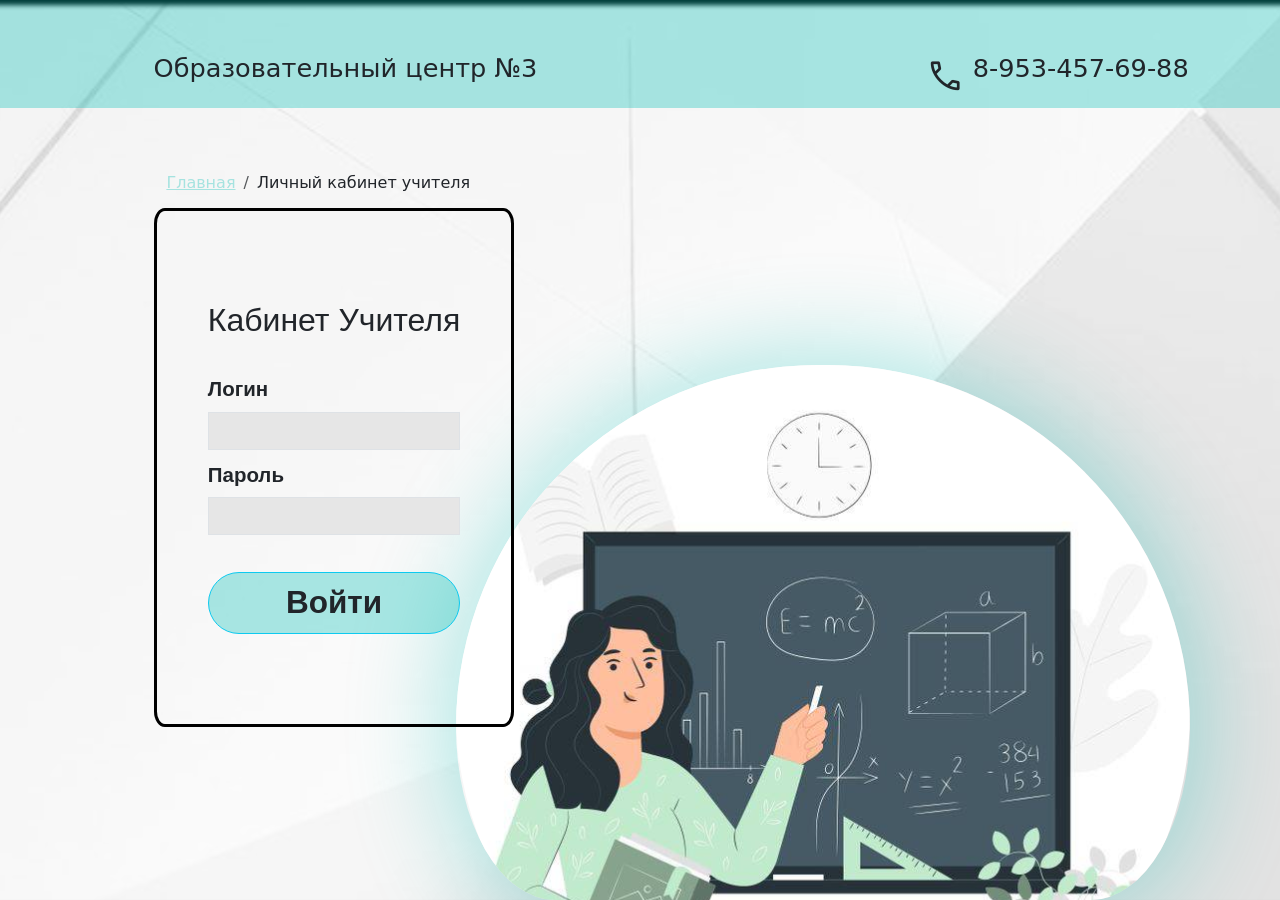
<file: front-side/index/index.html>
<!DOCTYPE html>
<html lang="ru">
  <head>
    <meta charset="UTF-8">
    <meta name="viewport" content="width=device-width, initial-scale=1.0">
    <title>Главная страница</title>
    <link rel="stylesheet" href="./templates/index.css">
    <link rel="stylesheet" href="https://cdn.jsdelivr.net/npm/bootstrap@5.3.3/dist/css/bootstrap.min.css">
    <link rel="stylesheet" href="https://fonts.googleapis.com/css2?family=Material+Symbols+Outlined:opsz,wght,FILL,GRAD@20..48,100..700,0..1,-50..200" />
  </head>
  <header>
    <div id="container-header">
        <div id="edu-center-container">
            <h1 id="edu-center-text">Образовательный центр №3</h1>
            <div id="phone-num-container">
                <span id="phone-pic" class="material-symbols-outlined">
                    call
                    </span>
                <a href="tel:+79534576988" id="phone-num">8-953-457-69-88</a>
            </div>
            
        </div>
    </div>
  </header>
  <body>
    <main>
        
        <div id="breadcrumb-container">
            <nav aria-label="breadcrumb">
                <ol class="breadcrumb" style="margin-bottom: 1.4vh;">
                  <li class="breadcrumb-item"><a href="#">Главная</a></li>
                  <li id="active" class="breadcrumb-item active" aria-current="page">Личный кабинет учителя</li>
                </ol>
              </nav>
        </div>
        <div id="login-image-container">
            <img id="login-image" src="./templates/src/login_pic.svg" alt="Image">
        </div>
        <div id="login-container">
            <h2 id="teachers-cab">Кабинет Учителя</h2>
            <div id="login-input-places-container">
                <a>Логин</a>
                <input type="text" class="form-control" aria-label="Default" aria-describedby="inputGroup-sizing-default">
                <a>Пароль</a>
                <input type="password" class="form-control" aria-label="Default" aria-describedby="inputGroup-sizing-default">
            </div>
            
            
            <button type="button" class="btn btn-outline-info" id="login_button" onclick="location.href='../user_account/user_account.html'">Войти</button>
        </div> 
        
        
    </main>
	<script src="./templates/index.js"></script>
  </body>
</html>
</file>
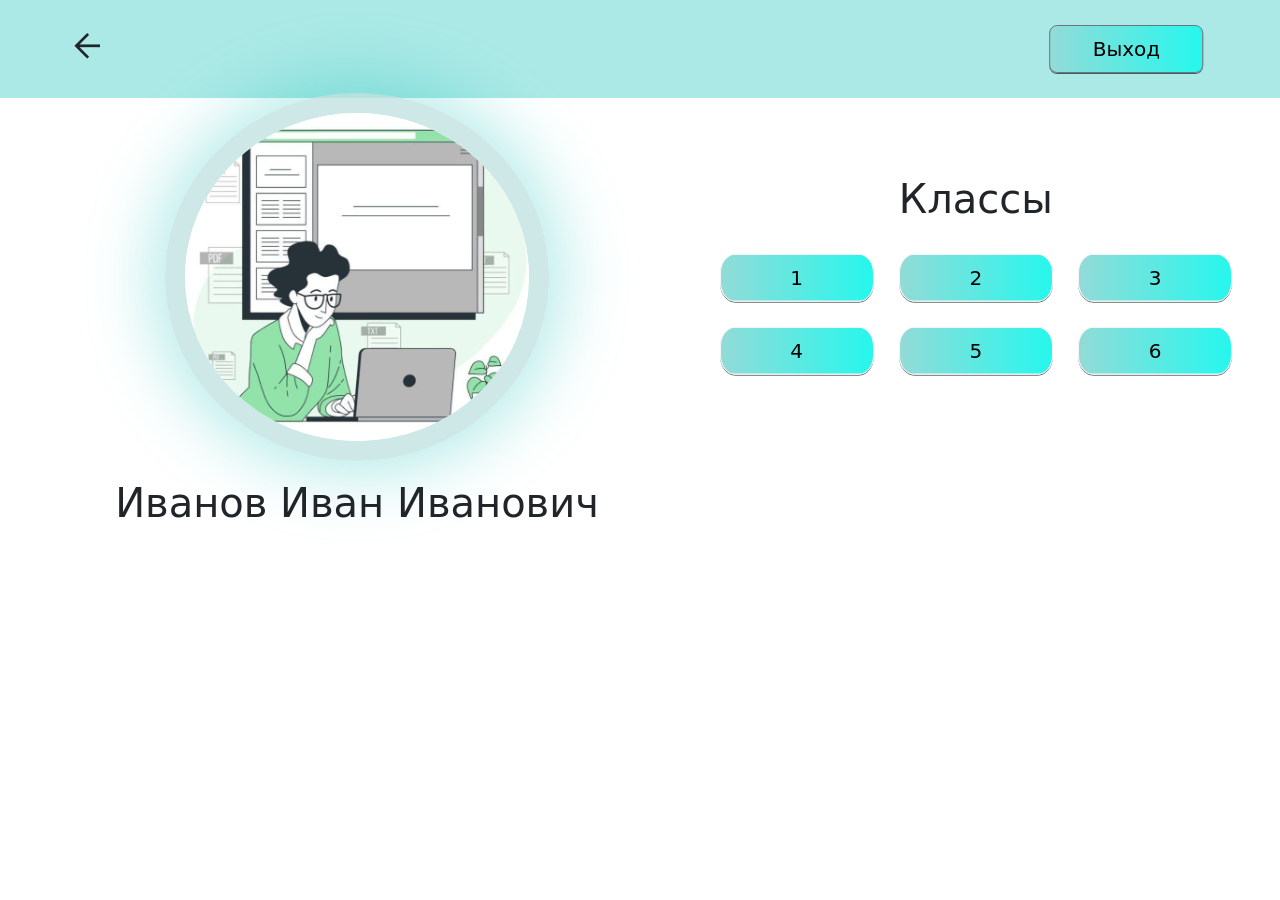
<file: user_account/user_account.html>
<!DOCTYPE html>
<html lang="ru">
  <head>
    <meta charset="UTF-8">
    <meta name="viewport" content="width=device-width, initial-scale=1.0">
    <title>Личный Кабинет</title>
    <link rel="stylesheet" href="./templates/user_account_style.css">
    <link href="https://cdn.jsdelivr.net/npm/bootstrap@5.3.3/dist/css/bootstrap.min.css" rel="stylesheet" integrity="sha384-QWTKZyjpPEjISv5WaRU9OFeRpok6YctnYmDr5pNlyT2bRjXh0JMhjY6hW+ALEwIH" crossorigin="anonymous">
    <link rel="stylesheet" href="https://fonts.googleapis.com/css2?family=Material+Symbols+Outlined:opsz,wght,FILL,GRAD@40,500,0,0" />
  </head>
  <body>
    <header>
      <div id="container-header">
        <span id="return-icon" class="material-symbols-outlined">
          arrow_back
          </span>
        <div id="exit-button-container">
          <button id="exit-button" class="btn btn-outline-secondary btn-lg center-button">Выход</button>
        </div>
      </div>
    </header>
    <main>
        
        <div id="teacher-img-container">
          <img id="teacher-pic" src="./templates/src/teacher_pic.svg">
          <div id="name-container">
            <h1 id="name">Загрузка...</h1>
          </div>
        </div>
        <div id="classes-container">
          <h1 id="classes-text">Классы</h1>
          <div id="buttons-container">
          </div>
        </div>
      
    </main>
	<script src="./templates/user_account_script.js"></script>
  </body>
</html>
</file>
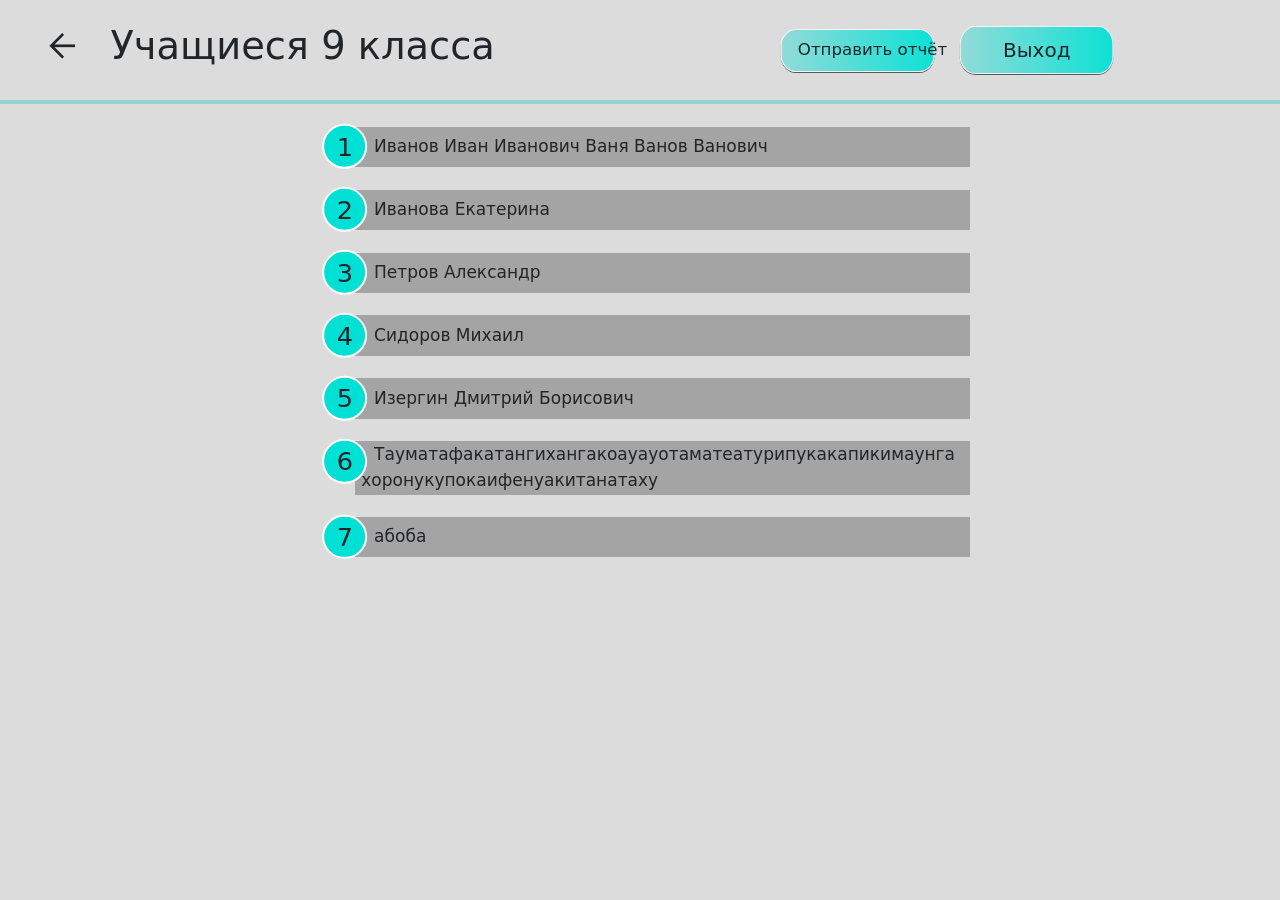
<file: front-side/pupils_page/pupils_page.html>
<!DOCTYPE html>
<html lang="ru">
  <head>
    <meta charset="UTF-8">
    <meta name="viewport" content="width=device-width, initial-scale=1.0">
    <title>Ученики</title>
    <link href="https://cdn.jsdelivr.net/npm/bootstrap@5.3.3/dist/css/bootstrap.min.css" rel="stylesheet" integrity="sha384-QWTKZyjpPEjISv5WaRU9OFeRpok6YctnYmDr5pNlyT2bRjXh0JMhjY6hW+ALEwIH" crossorigin="anonymous">
    <link rel="stylesheet" href="https://fonts.googleapis.com/css2?family=Material+Symbols+Outlined:opsz,wght,FILL,GRAD@40,500,0,0" />
    <link rel="stylesheet" type="text/css" href="./templates/pupils_page_style.css">
  </head>
  <header>
    <div id="container-header">
      <span id="return-icon" class="material-symbols-outlined">
        arrow_back
      </span>
      <h1 id="class-label">
        Загрузка...
      </h1>
      <div class="exit-button-container">
        <button class="btn btn-outline-secondary btn-lg center-button send-report-button">Отправить отчёт</button>

        <button  class="btn btn-outline-secondary btn-lg center-button exit-button">Выход</button>
      </div>
      
    </div>
  </header>
  <body>
    <main>
        <div class="students-list-wrapper">
            
        </div>
    </main>
	<script src="./templates/pupils_page_script.js"></script>
  </body>
</html>
</file>
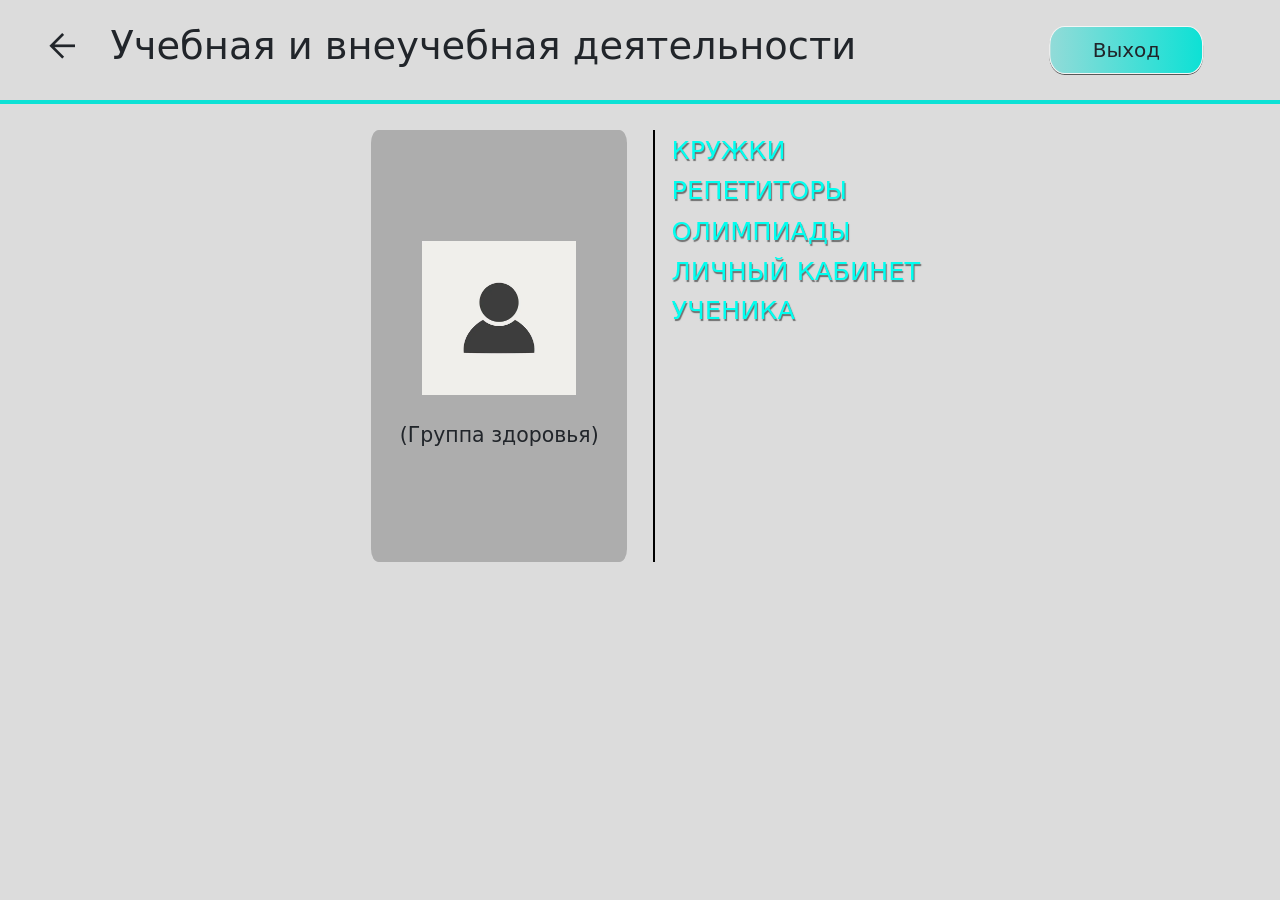
<file: front-side/student_page/student_page.html>
<!DOCTYPE html>
<html lang="ru">
  <head>
    <meta charset="UTF-8">
    <meta name="viewport" content="width=device-width, initial-scale=1.0">
    <title>Страница ученика</title>
    <link href="https://cdn.jsdelivr.net/npm/bootstrap@5.3.3/dist/css/bootstrap.min.css" rel="stylesheet" integrity="sha384-QWTKZyjpPEjISv5WaRU9OFeRpok6YctnYmDr5pNlyT2bRjXh0JMhjY6hW+ALEwIH" crossorigin="anonymous">
    <link rel="stylesheet" href="https://fonts.googleapis.com/css2?family=Material+Symbols+Outlined:opsz,wght,FILL,GRAD@40,500,0,0" />
    <link rel="stylesheet" type="text/css" href="./templates/student_page_style.css">
  </head>
  <header>
    <div id="container-header">
      <span id="return-icon" class="material-symbols-outlined">
        arrow_back
      </span>
      <h1 id="class-label">
        Учебная и внеучебная деятельности
      </h1>
      <div class="exit-button-container">
        <button class="btn btn-outline-secondary btn-lg center-button exit-button">Выход</button>
      </div>
    </div>
  </header>
  <body>
    <main>
        <div class="main-wrapper">
          <div class="profile-wrapper">
            <img id="student-image">
            <a>Группа здоровья</a>
          </div>
          <div class="activities-wrapper">
          </div>
        </div>
    </main>
	<script src="./templates/student_page_script.js"></script>
  </body>
</html>
</file>
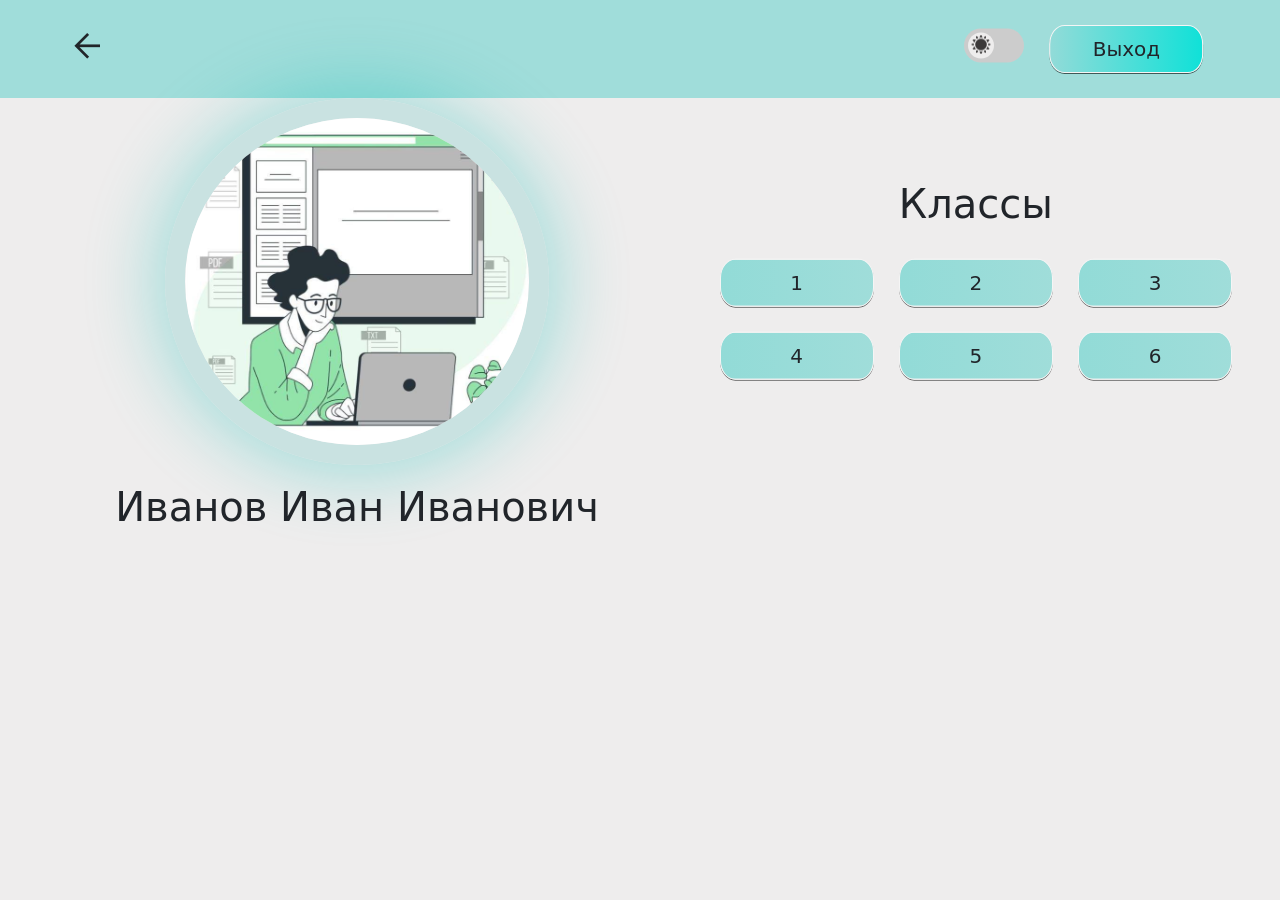
<file: front-side/user_account/user_account.html>
<!DOCTYPE html>
<html lang="ru">
  <head>
    <meta charset="UTF-8">
    <meta name="viewport" content="width=device-width, initial-scale=1.0">
    <title>Личный Кабинет</title>
    <link href="https://cdn.jsdelivr.net/npm/bootstrap@5.3.3/dist/css/bootstrap.min.css" rel="stylesheet" integrity="sha384-QWTKZyjpPEjISv5WaRU9OFeRpok6YctnYmDr5pNlyT2bRjXh0JMhjY6hW+ALEwIH" crossorigin="anonymous">
    <link rel="stylesheet" href="https://fonts.googleapis.com/css2?family=Material+Symbols+Outlined:opsz,wght,FILL,GRAD@40,500,0,0" />
    <link rel="stylesheet" type="text/css" href="./templates/user_account_style.css">
  </head>
  <body>
    <header>
      <div id="container-header">
        <span id="return-icon" class="material-symbols-outlined">arrow_back</span>
        
        <div class="theme-switch-wrapper">
          <label class="theme-switch" for="checkbox">
              <input type="checkbox" id="checkbox"/>
              <div class="slider round">
                <span class="icon sun">
                  <img src="./templates/src/sun.svg">
                </span>
                <span class="icon moon">
                  <img src="./templates/src/moon.svg">
                </span>
              </div>
          </label>
        </div>
        <div id="exit-button-container">
          <button id="exit-button" class="btn btn-outline-secondary btn-lg center-button">Выход</button>
        </div>
      </div>
    </header>
    <main>
        
        <div id="teacher-img-container">
          <img id="teacher-pic" src="./templates/src/teacher_pic.svg">
          <label class="upload-button-label">Загрузить фото
            <input type="file" accept="image/png, image/jpeg" style="opacity: 0;">
          </label>

          <div id="name-container">
            <h1 id="name">Загрузка...</h1>
          </div>
        </div>
        <div id="classes-container">
          <h1 id="classes-text">Классы</h1>
          <div id="buttons-container">
          </div>
        </div>
      
    </main>
	<script src="./templates/user_account_script.js"></script>
  </body>
</html>
</file>
<file: front-side/index/templates/index.css>
:root {
    --bg-color: rgb(238, 237, 237);
    --color: rgba(0, 189, 178, 0.33);
    --text-color: rgb(33, 37, 42);
    --hover-button-color: rgb(16, 225, 216);
    --switcher-slider-color: rgb(203, 201, 201);
    --bg-pic: url("./src/bg_index.svg");
    --input-color: rgb(230, 230, 230);
}
:root[data-theme='dark'] {
    --bg-color: rgb(74, 74, 74);
    --color: rgb(61, 136, 131);
    --text-color: rgb(231, 231, 231);
    --hover-button-color: rgb(70, 149, 149);
    --switcher-slider-color: rgb(174, 174, 174);
    --bg-pic: url("./src/bg_index_dark_theme.svg");
    --input-color: rgb(174, 174, 174);
}
body {
    background-image: var(--bg-pic);
    background-repeat: no-repeat;
    background-size: cover;
    background-attachment: fixed;
    background-position: center;
    justify-content: center;
    align-items: center;
}
#container-header {
    background-color: var(--color);
    padding-bottom: 12vh;
    display: block;
    box-sizing: border-box;
    position: relative;
    z-index: 1;
    color: var(--text-color);
}
#edu-center-container {
    position: absolute;
    bottom: 1vw;
    
}
#edu-center-text {
    margin-left: 12vw;
    font-size: 2vw;
    display: inline;
}
#phone-num-container {
    margin-left: 30vw;
    font-size: 2vw;
    display: inline;
}
#phone-num {
    text-decoration: none;
    color: var(--text-color);
}
#phone-pic {
    vertical-align: -2vh;
    font-size: 3vw;
}
#breadcrumb-container{
    margin-left: 13vw;
    padding-top: 7vh;
    color: var(--text-color);
}

#active {
    color: var(--text-color);
}
.breadcrumb-item a{
    color: var(--color);
}
#login-container {
    border: 3px solid black;
    padding-bottom: 24vh;
    box-sizing: border-box;
    color: var(--text-color);
    margin-right: 7vw;
    position: absolute;
    margin-left: 12vw;
    padding: 10vh 4vw;
    display: flex;
    flex-direction: column;
    font-family: Arial, Helvetica, sans-serif;
    border-radius: 3%;
}
#login-input-places-container {
    font-weight: bold;
    margin-top: 3vh;
    margin-bottom: 3vh;
    font-size: 1.6vw;
}
#login-input-places-container input{
    display: block;
    margin-bottom: 10px;
    border-radius: 0;
    margin-top: 7px;
    background-color: var(--input-color);
}

input[type="text"]:focus {
    box-shadow:  0px 0px 8px rgb(112, 112, 112);
  }
input[type="password"]:focus {
    box-shadow:  0px 0px 8px rgb(112, 112, 112);
  }

#login_button:hover {
    background-color: rgba(255, 255, 255, 0.7);
}
#login_button {
    display: flex;
    flex-direction: column;
    justify-content: center;
    align-items: center;
    color: var(--text-color);
    border-radius: 40px 40px 40px 40px;
    font-size: 3.5vh;
    font-weight: bold;
    background-color: var(--color);
}
#login-image-container {
    display: block;
    position: absolute;
    right: 7vw;
    bottom: 0;
    justify-content: flex-end;
    align-items: flex-end;
    z-index: 0;
}
#login-image {
    border-radius: 23vw / 70vw 40vw 40vw;
    border-top-right-radius: 84vw;
    border-top-left-radius: 84vw;
    box-shadow: 0 0px 100px 10px rgba(0, 189, 178, 0.33);
}
@media screen and (max-width: 480px) {
    main {
        justify-content: center;
        align-items: center;
        display: flex;
    }
    #edu-center-text {
        margin-left: 5vw;
        font-size: 6vw;
    }
    #phone-num {
        margin-left: 20vw;
        font-size: 6vw;
    }
    #login-image {
        margin-right: 0vw;
        display: none;
    }
    #login-container {
        margin-top: 70vh;
    }
    #breadcrumb-container{
        margin-left: 0vw;
        padding-top: 7vh;
    }


}
@media screen and (max-width: 1246px){
    #login-image-container {
        display: block;
        position: absolute;
        right: 3vw;
        bottom: 0;
        justify-content: flex-end;
        align-items: flex-end;
        size: 3vw;
        display: flex;
        flex-direction: row;
    }
    #login-container {
        margin-left: 7vw;
        background-color: rgba(247, 247, 247, 0.5);
        
    }
    #login-image {
        max-width: 70%;
        max-height: 60%;
        margin-right: 5vw;
        
        
    }

    #login-input-places-container {
        font-size: 3vw;
    }
    #phone-pic {
        display: none;
    }
}
</file>
<file: user_account/templates/user_account_style.css>
body {
    background-color: rgb(238, 237, 237);
}
#container-header {
    background-color: rgba(0, 189, 178, 0.33);
    padding-bottom: 4vw;
    position: relative;
    z-index: 0;
    display: flex;
    justify-content: space-between;
}
#return-icon {
    transform: translate(0%, 50%); 
    font-size: 3vw;

    margin-left: 5vw;
    cursor: pointer;
    padding: 0.33vw;
}
#return-icon:hover {
    border-radius: 50%;
    border-color: wheat;
    border-color: whitesmoke;
    color: aliceblue;
    background-color: rgb(146, 210, 207);
    
    /* box-shadow: 0px 3px 0px rgba(0, 0, 0, 0.6); */
}
#exit-button-container {
    position: absolute;
    right: 0;
    margin-bottom: 0.5vw;
    justify-content: center;
    align-items: center;
    top: 50%;
    transform: translate(-50%, -50%);
}
.center-button {
    width: 12vw;
    background: linear-gradient(to right, rgb(146, 219, 216), rgb(38, 247, 237));
    color: black;
    border-color: whitesmoke;
    box-shadow: 0px 1px 0px rgba(0, 0, 0, 0.6);
    border-radius: 10% / 40%;
}
#exit-button {
    color: black;
}
#exit-button:hover {
    color: whitesmoke;
}


#teacher-img-container {
    margin-top: -4vh;
    margin-left: 9vw;
    display: flex;
    z-index: 1;
    flex-direction: column;
    align-items: center;
    display: inline-table;
    position: relative;
    width: auto;
    text-align: center;
}
#teacher-pic {
    border: 20px solid rgba(185, 223, 221, 0.7);
    border-radius: 50%;
    box-shadow: 0 0px 70px 10px rgba(0, 189, 178, 0.33);
    width: 30vw;
    height: auto;
    object-fit: scale-down;
}
#name-container {
    margin-top: 2vh;
    text-align: center;
    
}
#classes-container {
    display: inline-block;
    margin-left: 9vw;
    transform: translate(0%, 36%);
    margin-right: 2vw;
}
#classes-text {
    margin-bottom: 2vh;
    text-align: center;
    
}
#class-button {
    width: 12vw;
    background: linear-gradient(to right, rgb(146, 219, 215), rgb(38, 247, 237));
    color: rgb(0, 0, 0);
    border-color: whitesmoke;
    box-shadow: 0px 1px 0px rgba(0, 0, 0, 0.6);
    border-radius: 10% / 40%;
    margin: 1vw;
    display: flex;
    align-items: center;
    justify-content: center;
}

#class-button:hover {
    color: whitesmoke;
    
}


@media screen and (max-width: 1240px) {
    #teacher-img-container {
        width: auto;

    }
    #classes-container {
        margin-left: 7vw;
        
    }
}

@media screen and (max-width: 1000px) {
    body {
        width: auto;
        align-items: center;
        justify-content: center;
    }
    main {
        width: auto;
        align-items: center;
        justify-content: center;
    }


    
    #teacher-img-container {
        margin-left: 30%;
        margin-right: 30%;
    }

    
    #container-header {
        padding-bottom: 16vw;
    }
    #classes-container {
        display: flex;
        flex-direction: column;
        align-items: center;
        justify-content: center;
        margin-left: auto;
        margin-right: auto;
        text-align: center;
    }


    #class-button {
        padding: 10vw;
        margin: 2vw;
        padding-top: 1vw;
        padding-bottom: 1vw;
        
        margin-top: 3vw;
        margin-bottom: 3vw;
        border-radius: 2vw;
        
    }

    #exit-button {
        padding: 3vw;
        padding-left: 9vw;
        padding-right: 9vw;
        display: flex;
        align-items: center;

        justify-content: center;
        font-size: 4vw;
    }
    #return-icon {
        font-size: 9vw;
        margin-left: 7vw;
        transform: translate(0%, 70%);
    }
}

@media screen and (min-width: 2092px) {
    #class-button {
        padding-top: 1vw;
        padding-bottom: 1vw;
        font-size: 1.33vw;
    }
    #exit-button {
        padding-top: 0.5vw;
        padding-bottom: 0.5vw;
        font-size: 1.33vw;
    }
    #teacher-img-container {
        width: auto;
    }
}
</file>
<file: front-side/pupils_page/templates/pupils_page_style.css>
:root {
    --bg-color: rgb(220, 220, 220);
    --color: rgb(13, 225, 213);
    --text-color: rgb(33, 37, 42);
    --hover-button-color: rgb(16, 225, 216);
    --input-bg-color: rgb(164, 164, 164);
    --input-hover: rgb(140, 140, 140);
}
:root[data-theme='dark'] {
    --bg-color: rgb(74, 74, 74);
    --color: rgb(61, 136, 131);
    --text-color: rgb(231, 231, 231);
    --hover-button-color: rgb(70, 149, 149);
    --input-bg-color: rgb(110, 110, 110);
    --input-hover: rgb(100, 100, 100);
}
body {
    background-color: var(--bg-color);
    margin-bottom: 4vh;
}
#container-header {
    padding-bottom: 4vw;
    position: relative;
    z-index: 0;
    border-bottom: 4px solid rgba(0, 189, 178, 0.33);
    color: var(--text-color);
    width: 100%;
}
#return-icon {
    font-size: 3vw;

    cursor: pointer;
    padding: 0.33vw;
    top: 50%;
    transform: translate(0%, 50%);
    margin-left: 3vw;
}
#return-icon:hover {
    border-radius: 50%;
    border-color: whitesmoke;
    color: var(--bg-color);
    background-color: var(--hover-button-color);
    transition: ease 0.2s;
}

.exit-button-container {
    position: absolute;
    right: 0;
    margin-bottom: 0.5vw;
    justify-content: center;
    align-items: center;
    top: 50%;
    transform: translate(-50%, -50%);
    display: flex;
}
.center-button {
    width: 12vw;
    background: linear-gradient(to right, rgb(146, 219, 216), var(--color));
    color: var(--text-color);
    border-color: whitesmoke;
    box-shadow: 0px 1px 0px rgba(0, 0, 0, 0.6);
    border-radius: 10% / 40%;
    text-align: center;
}
.center-button:hover {
    color: var(--bg-color);
}
.exit-button {
    color: var(--text-color);
}
.exit-button:hover {
    color: var(--bg-color);
}
.send-report-button{
    margin-right: 2vw;
    white-space: nowrap;
    font-size: 1.3vw;
}
#class-label {
    position: absolute;
    margin-bottom: 0.5vw;
    justify-content: center;
    align-items: center;
    display: inline;
    margin-left: 2vw;
    top: 50%;
    transform: translate(0%, -59%);
    font-size: 3vw;
}

.students-list-wrapper {
    display: flex;
    flex-direction: column;
    align-items: center;
}
.student-button-wrapper {
    margin-top: 2vh;
    display: inline-flex;
}
.circle {
    border-radius: 50%;
    border: 2px solid white;
    background-color: rgb(0, 224, 213);
    padding: 1.6vw;
    text-align: center;
    align-items: center;
    height: 1vw;
    width: 1vw;
    display: flex;
    justify-content: center;
    transform: translate(27%, 4%);
    font-size: 2vw;
    color: var(--text-color);
}
input {

    border: none;
    word-wrap: break-word;
    margin-top: 0.33vw;
    background-color: var(--input-bg-color);
    line-height: 2vw;
    transition: background-color 0.4s ease;
    width: 48vw;
    font-size: 1.33vw;
    text-indent: 1vw;
    text-align: start;
    white-space: pre-wrap;
    height: auto;
    color: var(--text-color);
}

input:hover {
    background-color: var(--input-hover);
}
@media screen and (max-width: 1000px) {
    body {
        width: auto;
        align-items: center;
        justify-content: center;
    }
    main {
        width: auto;
        align-items: center;
        justify-content: center;
    }
    .exit-button {
        padding-left: 9vw;
        padding-right: 9vw;
        padding-bottom: 1vw;
        padding-top: 1vw;

        display: flex;
        align-items: center;
        justify-content: center;
        font-size: 4vw;
    }
    #return-icon {
        font-size: 9vw;
        margin-left: 7vw;
        transform: translate(0%, 30%);
    }
    input[type="button"] {
        padding: 1vw 3vw;
        padding-right: 12vw;
        padding-left: 12vw;
        font-size: 4vw;
        line-height: 1.2;
        height: auto;
        white-space: pre-wrap;
        text-align: center;
      }

    .circle {
        padding: 5.7vw;
        transform: translate(37%, 1.6%);
        font-size: 4.3vw;
    }


    .larger-button {
        padding-bottom: 9vw;
    }
    .exit-button-container {
        transform: translate(-25%, -50%);
    }
    .send-report-button {
        padding: 1vw;
        padding-left: 4vw;
        padding-right: 13vw;
        font-size: 2vw;
        white-space: normal;
    }
    .center-button {
        max-width: 80%;
    }
}

@media screen and (min-width: 2092px) {
    .exit-button {
        padding-top: 0.5vw;
        padding-bottom: 0.5vw;
        font-size: 1.33vw;
    }

}
</file>
<file: front-side/student_page/templates/student_page_style.css>
:root {
    --bg-color: rgb(220, 220, 220);
    --hover-button-color: rgb(16, 225, 216);
    --text-color: rgb(33, 37, 42);
    --color: rgb(13, 225, 213);
    --hover-button-color: rgb(220, 220, 220);
    --profile-wrapper-bg-color: rgb(173, 173, 173);
    --buttons-color: rgb(0, 255, 225);
    --additional-button-bg-color: rgb(240, 240, 240);
    --plus-color: rgb(174, 174, 174);
}
:root[data-theme='dark'] {
    --bg-color: rgb(74, 74, 74);
    --hover-button-color: rgb(70, 149, 149);
    --text-color: rgb(231, 231, 231);
    --color: rgb(61, 136, 131);
    --hover-button-color: rgb(0, 0, 0);
    --profile-wrapper-bg-color: rgb(136, 136, 136);
    --buttons-color: rgb(0, 255, 243);
    --additional-button-bg-color: rgb(237, 237, 237);
    --plus-color: rgb(59, 57, 57);
}
body {
    background-color: var(--bg-color);
    margin-bottom: 4vh;
}
#container-header {
    padding-bottom: 4vw;
    position: relative;
    z-index: 0;
    border-bottom: 4px solid var(--color);
    width: 100%;
    color: var(--text-color);
}
#return-icon {
    font-size: 3vw;
    cursor: pointer;
    padding: 0.33vw;
    top: 50%;
    transform: translate(0%, 50%);
    margin-left: 3vw;
}
#return-icon:hover {
    border-radius: 50%;
    border-color: whitesmoke;
    color: aliceblue;
    background-color: var(--hover-button-color);
    transition: ease 0.2s;
}
.exit-button-container {
    position: absolute;
    right: 0;
    margin-bottom: 0.5vw;
    justify-content: center;
    align-items: center;
    top: 50%;
    transform: translate(-50%, -50%);
    display: flex;
}
.center-button {
    width: 12vw;
    background: linear-gradient(to right, rgb(146, 219, 216), var(--color));
    color: black;
    border-color: whitesmoke;
    box-shadow: 0px 1px 0px rgba(0, 0, 0, 0.6);
    border-radius: 10% / 40%;
    text-align: center;
}

.exit-button {
    color: var(--text-color);
}
.exit-button:hover {
    color: var(--hover-button-color);
}
#class-label {
    position: absolute;
    margin-bottom: 0.5vw;
    justify-content: center;
    align-items: center;
    display: inline;
    margin-left: 2vw;
    top: 50%;
    transform: translate(0%, -59%);
    font-size: 3vw;
    font-weight: 300;
}
.main-wrapper {
    display: flex;
    justify-content: center;
    text-align: center;
    
    margin: 2vw 0vh;
}
.profile-wrapper {
    background-color: var(--profile-wrapper-bg-color);
    width: 20vw;
    height: 48vh;
    display: flex;
    justify-content: center;
    align-items: center;
    flex-direction: column;
    border-radius: 3%;
    animation: pop-down 0.3s ease-in-out;
    color: var(--text-color);
}
#student-image {
    width: 12vw;    
}
.profile-wrapper a {
    margin-top: 2vw;
    font-size: 1.6vw;
}
.activities-wrapper {
    width: 20vw;
    height: auto;
    margin-left: 2vw;
    display: flex;

    flex-direction: column;
    position: relative;
    animation: pop-down 0.4s ease-in-out;
}
.activities-wrapper::before {
    content: "";
    position: absolute;
    top: 0;
    left: 0;
    width: 2px;
    height: 100%;
    background-color: black;
  }
.additional-buttons {
    display: none;
    top: 100%;
    left: 0;
    margin-left: 1vw;
    width: min-content;
    animation: pop-down 0.4s ease-in-out;
}

@keyframes pop-down {
    0% {
      transform: translateY(-10px);
      opacity: 0;
    }
    100% {
      transform: translateY(0);
      opacity: 1;
    }
  }
@keyframes pop-up {
    0% {
      transform: translateY(0);
      opacity: 1;
    }
    100% {
      transform: translateY(-10px);
      opacity: 0;
    }
  }
.main-button {
    width: 30vw;
    border: none;
    background-color: rgba(0, 0, 0, 0);
    font-size: 2vw;
    text-align: start;
    color: rgb(0, 255, 240);
    text-shadow: 1px 2px 1px rgba(0, 0, 0, 0.5);
    margin-left: 1vw;
    transition: 0.2s ease;
}
.additional-button {
    color: rgb(31, 31, 31);
    border: 1px solid rgb(174, 174, 174);
    padding: 0vw 2vw;
    font-size: 1.2vw;
    align-items: center;
    justify-content: center;
    display: flex;
    transition: 0.2s ease-in-out;
    background-color: var(--additional-button-bg-color);
}
.additional-button:hover {
    background-color: var(--profile-wrapper-bg-color);
    transition: 0.2s ease;
    color: aliceblue;
}
.plus-button {
    color: var(--plus-color);
    font-size: 3vw;
    font-weight: 700;
    padding-bottom: 1vw;
}

.main-button:hover + .additional-buttons, .additional-buttons:hover {
    display: flex;
    animation: pop-down 0.3s ease-in-out;
    display: grid;
    grid-template-columns: repeat(3, 1fr);
    grid-gap: 0vw;
    width: min-content;
}

.main-button:hover {
    color: aliceblue;
    transition: 0.2s ease;
}


@media screen and (max-width: 1000px) {
    body {
        width: auto;
        align-items: center;
        justify-content: center;
    }
    main {
        width: auto;
        align-items: center;
        justify-content: center;
    }
    .exit-button {
        padding-left: 9vw;
        padding-right: 9vw;
        padding-bottom: 1vw;
        padding-top: 1vw;

        display: flex;
        align-items: center;
        justify-content: center;
        font-size: 4vw;
    }
    #return-icon {
        font-size: 9vw;
        margin-left: 7vw;
        transform: translate(0%, 30%);
    }
    .profile-wrapper {
        width: 40vw;
        height: 43vw;        
    }
    .profile-wrapper a {
        font-size: 3vw;
    }
    .profile-wrapper img {
        width: 200px;
        height: auto;
    }
    .activities-wrapper {
        width: 40vw;
        height: auto;
        margin-left: 2vw;
        font-size: 4vw;
    }
    .main-button {
        width: 30vw;
        border: none;
        background-color: rgba(0, 0, 0, 0);
        font-size: 3vw;
    }
    .additional-button {
        font-size: 2.5vw;
        padding: 0vw 1vw;
    }
}

@media screen and (min-width: 2092px) {
    .exit-button {
        padding-top: 0.5vw;
        padding-bottom: 0.5vw;
        font-size: 1.33vw;
    }

}
</file>
<file: front-side/user_account/templates/user_account_style.css>
:root {
    --bg-color: rgb(238, 237, 237);
    --color: rgba(0, 189, 178, 0.33);
    --text-color: rgb(33, 37, 42);
    --hover-button-color: rgb(16, 225, 216);
    --switcher-slider-color: rgb(203, 201, 201);
}
:root[data-theme='dark'] {
    --bg-color: rgb(74, 74, 74);
    --color: rgb(61, 136, 131);
    --text-color: rgb(231, 231, 231);
    --hover-button-color: rgb(70, 149, 149);
    --switcher-slider-color: rgb(174, 174, 174);
}

body {
    background-color: var(--bg-color);
    transition: 0.3s ease;
}
header {
    display: inline;
}
#container-header {
    background-color: var(--color);
    padding-bottom: 4vw;
    position: relative;
    z-index: 0;
    display: flex;
    justify-content: space-between;
    display: flex;
    flex-direction: row;
}
#return-icon {
    transform: translate(0%, 50%); 
    font-size: 3vw;
    margin-left: 5vw;
    cursor: pointer;
    padding: 0.33vw;
}
#return-icon:hover {
    border-radius: 50%;
    border-color: whitesmoke;
    color: aliceblue;
    background-color: var(--hover-button-color);
    transition: ease 0.2s;
}

.theme-switch-wrapper {
    position: absolute;
    right: 20vw;
    top: 50%;
    transform: translate(0%, -50%);
}
#exit-button-container {
    position: absolute;
    right: 0;
    margin-bottom: 0.5vw;
    justify-content: center;
    align-items: center;
    top: 50%;
    transform: translate(-50%, -50%);
}
.center-button {
    width: 12vw;
    background: linear-gradient(to right, rgb(146, 219, 216), var(--hover-button-color));
    color: var(--text-color);
    border-color: whitesmoke;
    box-shadow: 0px 1px 0px rgba(0, 0, 0, 0.6);
    border-radius: 10% / 40%;
}
#exit-button:hover {
    color: whitesmoke;
}


.theme-switch {
    position: relative;
    display: inline-block;
    width: 60px;
    height: 34px;
}
.theme-switch input {
    display: none;
}
.slider {
    position: absolute;
    cursor: pointer;
    top: 0;
    left: 0;
    right: 0;
    bottom: 0;
    background-color: #ccc;
    transition: 0.4s;
    border-radius: 33px;
}

.slider:before {
    position: absolute;
    content: "";
    height: 26px;
    width: 26px;
    left: 4px;
    bottom: 4px;
    background-color: var(--bg-color);
    transition: .4s;
    border-radius: 50%;
}

input:checked + .slider {
    background-color: var(--switcher-slider-color);
}

input:checked + .slider:before {
    transform: translateX(26px);
}

.icon {
    display: none;
    position: absolute;
    color: white;
    font-size: 20px;
}


.sun {
    left: 7px;
    bottom: 5px;
}

.icon.sun img {
    width: 20px;
    height: auto;
    border-radius: 50%;
}

.icon.moon img {
    width: 25px;
    height: auto;
    border-radius: 50%;
}
.moon {
    right: 4.3px;
    bottom: 4.7px;
}

input:checked ~ .slider .moon {
    display: block;
    animation: fadeIn 0.5s;
}

input:not(:checked) ~ .slider .sun {
    display: block;
    animation: fadeIn 0.5s;
} 
@keyframes fadeIn {
    0% {
     opacity: 0;
    }
    100% { 
     opacity: 1;
    }
}
#teacher-img-container {
    margin-left: 9vw;
    display: flex;
    z-index: 1;
    flex-direction: column;
    align-items: center;
    display: inline-table;
    position: relative;
    width: auto;
    text-align: center;
}
#teacher-pic {
    border: 20px solid rgba(185, 223, 221, 0.7);
    border-radius: 50%;
    box-shadow: 0 0px 70px 10px var(--color);
    width: 30vw;
    height: auto;
    object-fit: scale-down;
}
#teacher-img-container img:hover{
    filter: blur(3px);
    transition: filter 250ms ease-in-out;
    cursor: pointer;
}
img:hover + .upload-button-label,
.upload-button-label:hover {
    display: block;
}
#name {
    color: var(--text-color);
}
.upload-button-label {
    position: absolute;
    top: 40%;
    left: 37%;
    display: none;
}
.upload-button-label {
    text-transform: uppercase;
    font-size: 14px;
    cursor: pointer;
    white-space: nowrap;
    padding: 4px;
    border-radius: 3px;
    min-width: 123px;
    width: 100%;
    max-width: 80px;
    margin: auto;
    background: #fff;
    animation: popDown 300ms 1 forwards;
    transform: translateY(-30px);
    opacity: 0;
    display: none;
    transition: background 200ms, color 200ms;
}

@keyframes popDown{
    100%{
      transform: translateY(0);
      opacity: 1;
    }
  }
#name-container {
    margin-top: 2vh;
    text-align: center;
    
}
#classes-container {
    display: inline-block;
    margin-left: 9vw;
    transform: translate(0%, 36%);
    margin-right: 2vw;
}
#classes-text {
    margin-bottom: 2vh;
    text-align: center;
    color: var(--text-color);
    font-weight: 360;
}
#class-button {
    width: 12vw;
    background: linear-gradient(to right, rgb(146, 219, 215), var(--color));
    color: var(--text-color);
    border-color: whitesmoke;
    box-shadow: 0px 1px 0px rgba(0, 0, 0, 0.6);
    border-radius: 10% / 40%;
    margin: 1vw;
    display: flex;
    align-items: center;
    justify-content: center;
}

#class-button:hover {
    color: whitesmoke;
    
}


@media screen and (max-width: 1240px) {
    #teacher-img-container {
        width: auto;

    }
    #classes-container {
        margin-left: 7vw;
    }
    .upload-button-label {
        min-width: 100px;
        max-width: 123px;
    }
}
@media screen and (max-width: 1000px) {
    body {
        width: auto;
        align-items: center;
        justify-content: center;
    }
    main {
        width: auto;
        align-items: center;
        justify-content: center;
    }


    #teacher-img-container {
        margin-left: 30%;
        margin-right: 30%;
    }

    
    #container-header {
        padding-bottom: 16vw;
    }
    #classes-container {
        display: flex;
        flex-direction: column;
        align-items: center;
        justify-content: center;
        margin-left: auto;
        margin-right: auto;
        text-align: center;
    }


    #class-button {
        padding: 10vw;
        margin: 2vw;
        padding-top: 1vw;
        padding-bottom: 1vw;
        
        margin-top: 3vw;
        margin-bottom: 3vw;
        border-radius: 2vw;
        
    }

    #exit-button {
        padding: 3vw;
        padding-left: 9vw;
        padding-right: 9vw;
        display: flex;
        align-items: center;

        justify-content: center;
        font-size: 4vw;
    }
    #return-icon {
        font-size: 9vw;
        margin-left: 7vw;
        transform: translate(0%, 70%);
    }
    .upload-button-label {
        left: 10%;
        margin: auto;
    }
}

@media screen and (min-width: 2092px) {
    #class-button {
        padding-top: 1vw;
        padding-bottom: 1vw;
        font-size: 1.33vw;
    }
    #exit-button {
        padding-top: 0.5vw;
        padding-bottom: 0.5vw;
        font-size: 1.33vw;
    }
    #teacher-img-container {
        width: auto;
    }
    .upload-button-label {
        min-width: 123px;
        max-width: 80px;
        margin: auto;
    }
}
</file>
